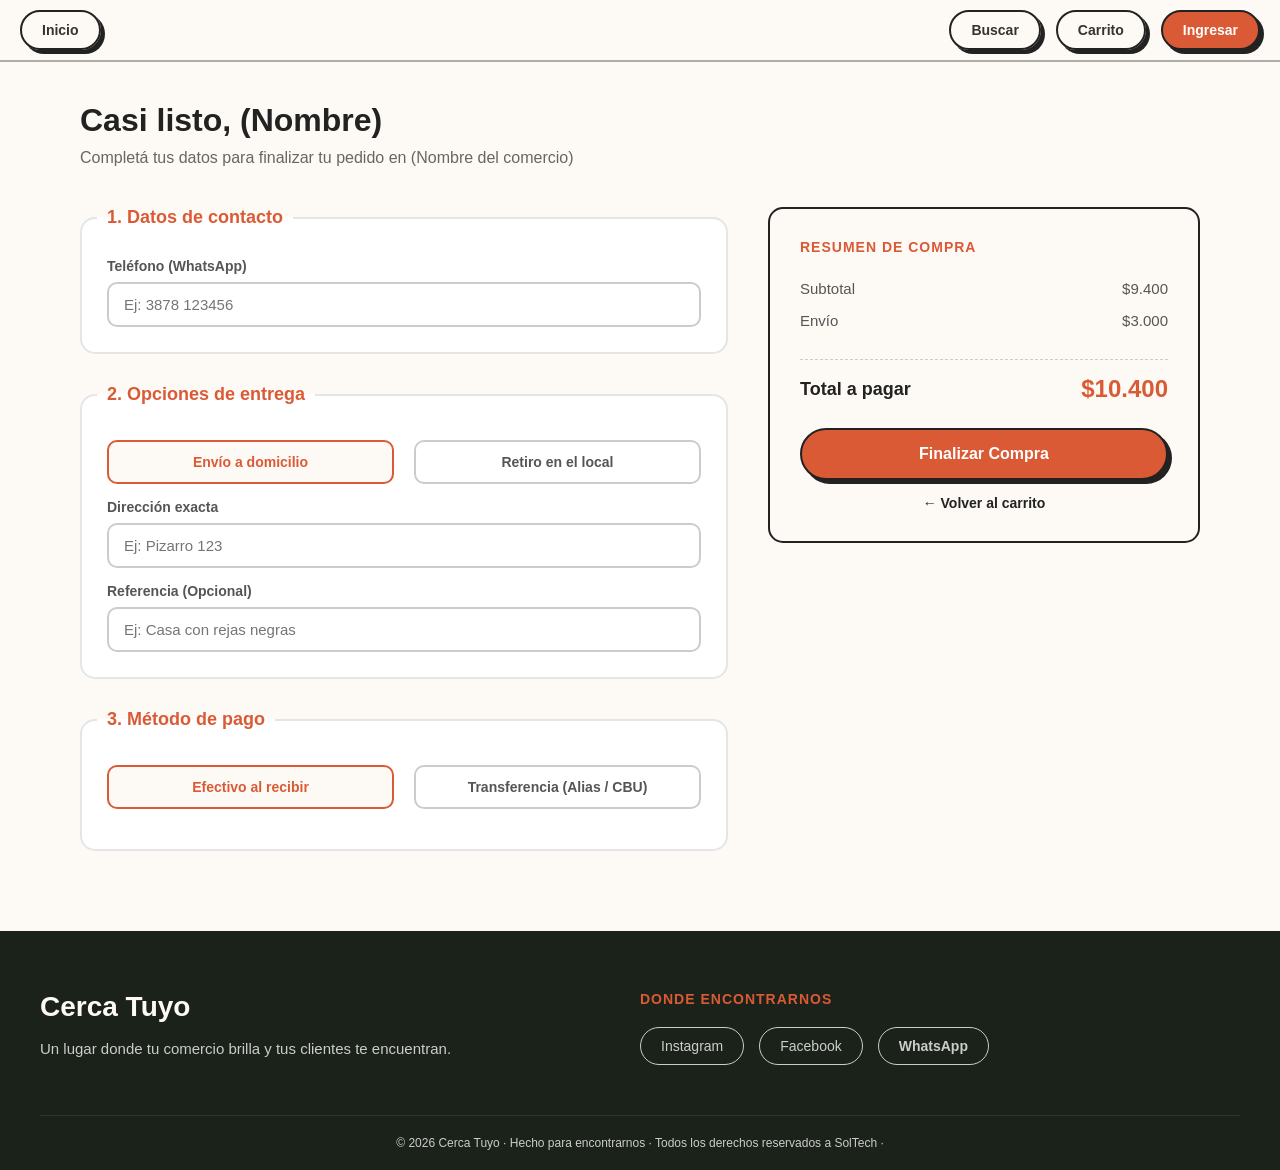
<file: confirmar-pago.html>
<!DOCTYPE html>
<html lang="es">
<head>
    <meta charset="UTF-8">
    <meta name="viewport" content="width=device-width, initial-scale=1.0">
    <title>Cerca Tuyo</title>
    <link rel="stylesheet" href="estilo.css">
</head>
<body>
    <header class="cabecera">
        <nav>
            <a href="index.html" class="boton-inicio">Inicio</a>
            <div class="menu">
                <a href="catalogo.html" class="boton-buscar">Buscar</a>
                <a href="carrito.html" class="boton-pedidos">Carrito</a>
                <a href="login.html" class="boton-ingreso">Ingresar</a>
            </div>
        </nav>
    </header>
<!-- ++++++++++++++++++++++++++++++++++++++++++++++++++++++++++++++++++++++++++++++++++ -->
    <section id="Confirmacion">
        <div class="encabezado">
            <h1>Casi listo, <strong>(Nombre)</strong></h1>
            <p>Completá tus datos para finalizar tu pedido en (Nombre del comercio)</p>
        </div>
        <form action="pagado.html" class="contenedor-columnas">
            <div class="columna-formulario">
                <fieldset class="grupo-datos">
                    <legend>1. Datos de contacto</legend>
                    <label for="telefono">Teléfono (WhatsApp)</label>
                    <input type="tel" id="telefono" placeholder="Ej: 3878 123456" required>
                </fieldset>
                <fieldset class="grupo-datos">
                    <legend>2. Opciones de entrega</legend>
                    <div class="opciones-radio">
                        <input type="radio" id="delivery" name="entrega" value="delivery" checked>
                        <label for="delivery">Envío a domicilio</label>
                        <input type="radio" id="retiro" name="entrega" value="retiro">
                        <label for="retiro">Retiro en el local</label>
                    </div>
                    <div class="datos-direccion">
                        <label for="direccion">Dirección exacta</label>
                        <input type="text" id="direccion" placeholder="Ej: Pizarro 123" required>
                        <label for="referencia">Referencia (Opcional)</label>
                        <input type="text" id="referencia" placeholder="Ej: Casa con rejas negras">
                    </div>
                </fieldset>
                <fieldset class="grupo-datos">
                    <legend>3. Método de pago</legend>
                    <div class="opciones-radio">
                        <input type="radio" id="efectivo" name="pago" value="efectivo" checked>
                        <label for="efectivo">Efectivo al recibir</label>
                        <input type="radio" id="transferencia" name="pago" value="transferencia">
                        <label for="transferencia">Transferencia (Alias / CBU)</label>
                    </div>
                </fieldset>
            </div>
            <aside class="columna-resumen">
                <em class="etiqueta-resumen">RESUMEN DE COMPRA</em>
                <div class="fila-resumen">
                    <span>Subtotal</span>
                    <span>$9.400</span>
                </div>
                <div class="fila-resumen">
                    <span>Envío</span>
                    <span>$3.000</span>
                </div>
                <hr>
                <div class="fila-total">
                    <strong>Total a pagar</strong>
                    <strong class="precio-destacado">$10.400</strong>
                </div>
                <button type="submit" class="boton-pagar">Finalizar Compra</button>
                <a href="carrito.html" class="enlace-secundario">← Volver al carrito</a>
            </aside>
        </form>
    </section>
<!-- ++++++++++++++++++++++++++++++++++++++++++++++++++++++++++++++++++++++++++++++++++ -->
    <footer id="Pie">
        <div class="pie-texto">
        <h4>Cerca Tuyo</h4>
        <p>Un lugar donde tu comercio brilla y tus clientes te encuentran.</p>
        </div>
        <div class="pie-redes">
            <h5>Donde encontrarnos</h5>
            <a href="https://www.instagram.com/" target="_blank" class="enlace-inst">Instagram</a>
            <a href="https://www.facebook.com/" target="_blank" class="enlace-fb">Facebook</a>
            <a href="https://web.whatsapp.com/" target="_blank" class="enlace-wpp">WhatsApp</a>
        </div>
        <p>© 2026 Cerca Tuyo · Hecho para encontrarnos · Todos los derechos reservados a SolTech · </p>
    </footer>
    <script src="funciones.js"></script>
</body>
</html>
</file>
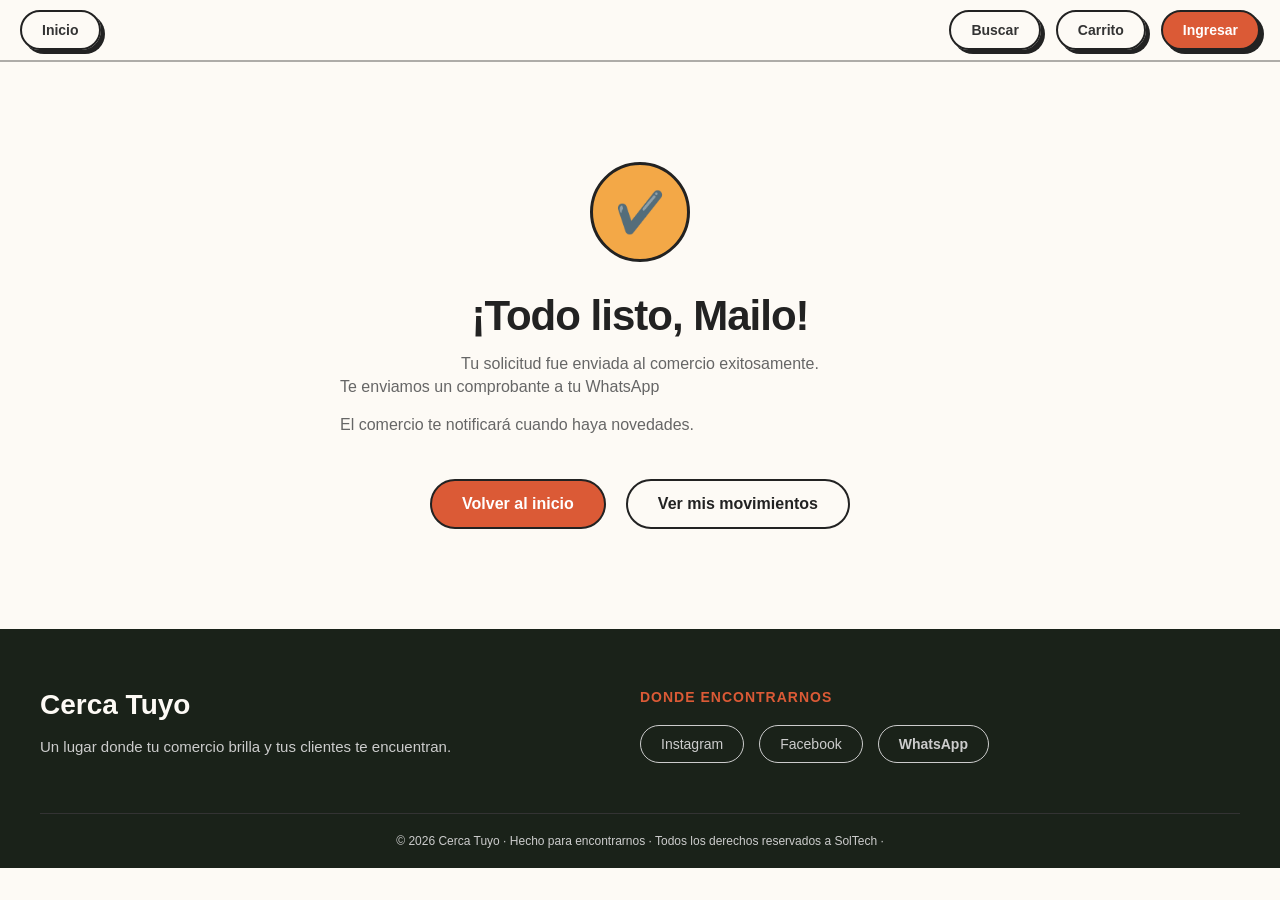
<file: pagado.html>
<!DOCTYPE html>
<html lang="es">
<head>
    <meta charset="UTF-8">
    <meta name="viewport" content="width=device-width, initial-scale=1.0">
    <title>Cerca Tuyo - ¡Operación Exitosa!</title>
    <link rel="stylesheet" href="estilo.css">
</head>
<body>
    <header class="cabecera">
        <nav>
            <a href="index.html" class="boton-inicio">Inicio</a>
            <div class="menu">
                <a href="catalogo.html" class="boton-buscar">Buscar</a>
                <a href="carrito.html" class="boton-pedidos">Carrito</a>
                <a href="login.html" class="boton-ingreso">Ingresar</a>
            </div>
        </nav>
    </header>
<!-- ++++++++++++++++++++++++++++++++++++++++++++++++++++++++++++++++++++++++++++++++++ -->
    <section id="Pagado">
        <div class="tarjeta-pagado">
            <!-- poner aqui un check verde grande con css o una imagen -->
            <div class="icono">✔️</div>
            <h1>¡Todo listo, <strong>Mailo</strong>!</h1>
            <p class="mensaje-confirmacion">Tu solicitud fue enviada al comercio exitosamente.</p>
            <div class="detalles">
                <p>Te enviamos un comprobante a tu WhatsApp</p>
                <p>El comercio te notificará cuando haya novedades.</p>
            </div>
            <div class="acciones-exito">
                <a href="perfil-consumidor.html" class="ir-perfil">Ver mis movimientos</a>
                <a href="index.html" class="ir-inicio">Volver al inicio</a>
            </div>
        </div>
    </section>
<!-- ++++++++++++++++++++++++++++++++++++++++++++++++++++++++++++++++++++++++++++++++++ -->
    <footer id="Pie">
        <div class="pie-texto">
        <h4>Cerca Tuyo</h4>
        <p>Un lugar donde tu comercio brilla y tus clientes te encuentran.</p>
        </div>
        <div class="pie-redes">
            <h5>Donde encontrarnos</h5>
            <a href="https://www.instagram.com/" target="_blank" class="enlace-inst">Instagram</a>
            <a href="https://www.facebook.com/" target="_blank" class="enlace-fb">Facebook</a>
            <a href="https://web.whatsapp.com/" target="_blank" class="enlace-wpp">WhatsApp</a>
        </div>
        <p>© 2026 Cerca Tuyo · Hecho para encontrarnos · Todos los derechos reservados a SolTech · </p>
    </footer>
    <script src="funciones.js"></script>
</body>
</html>
</file>
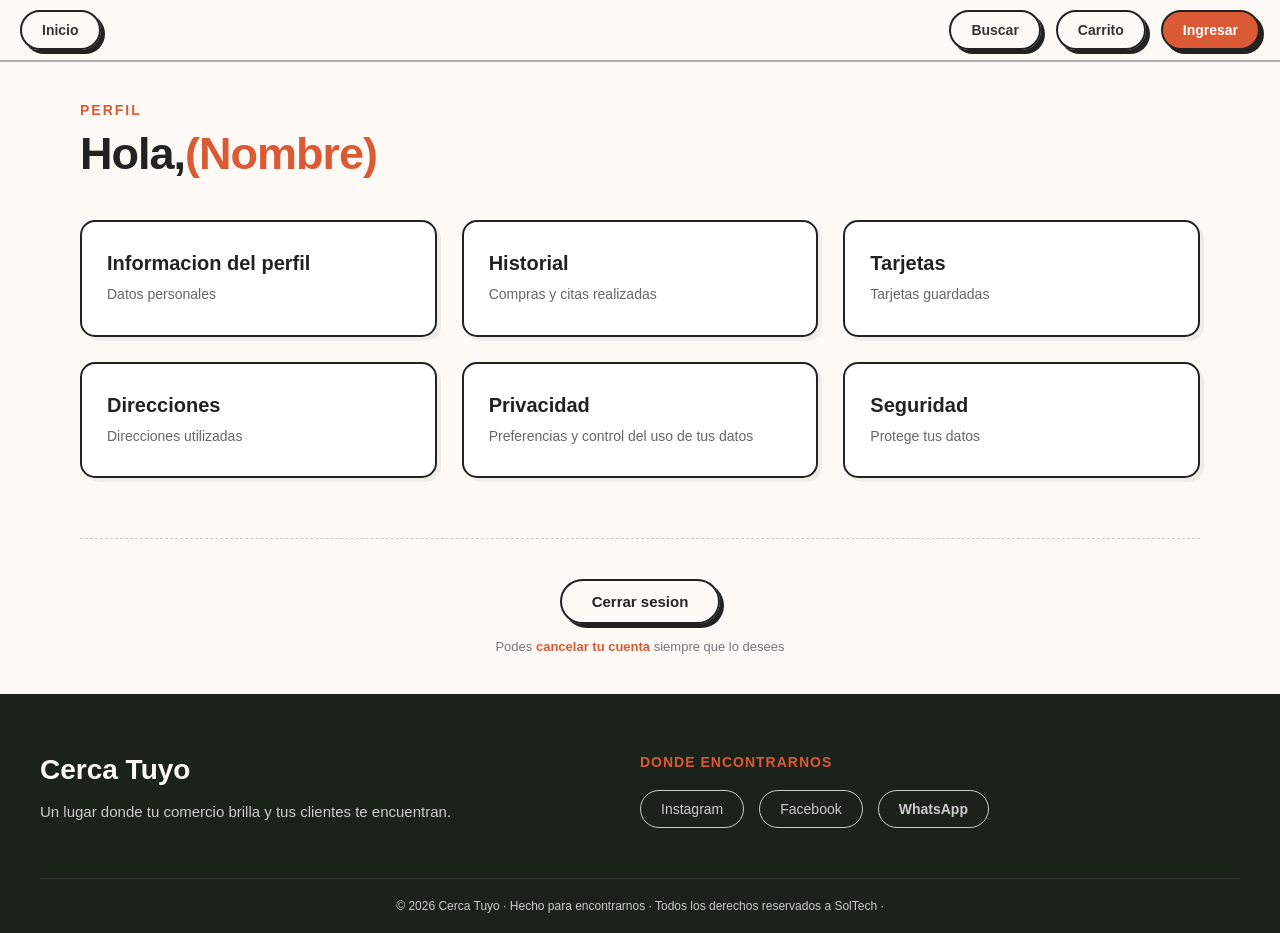
<file: perfil-consumidor.html>
<!DOCTYPE html>
<html lang="es">
<head>
    <meta charset="UTF-8">
    <meta name="viewport" content="width=device-width, initial-scale=1.0">
    <title>Cerca Tuyo</title>
    <link rel="stylesheet" href="estilo.css">
</head>
<body>
    <header class="cabecera">
        <nav>
            <a href="index.html" class="boton-inicio">Inicio</a>
            <div class="menu">
                <a href="catalogo.html" class="boton-buscar">Buscar</a>
                <a href="carrito.html" class="boton-pedidos">Carrito</a>
                <a href="login.html" class="boton-ingreso">Ingresar</a>
            </div>
        </nav>
    </header>
<!-- ++++++++++++++++++++++++++++++++++++++++++++++++++++++++++++++++++++++++++++++++++ -->
    <section id="panel-control">
        <em>Perfil</em>
        <h1>Hola,<strong>(Nombre)</strong></h1>
        <div class="botones-control">
            <a href="#" class="boton-accion">
                <h3>Informacion del perfil</h3>
                <p>Datos personales</p>
            </a>
            <a href="#" class="boton-accion">
                <h3>Historial</h3>
                <p>Compras y citas realizadas</p>
            </a>
            <a href="#" class="boton-accion">
                <h3>Tarjetas</h3>
                <p>Tarjetas guardadas</p>
            </a>
            <a href="#" class="boton-accion">
                <h3>Direcciones</h3>
                <p>Direcciones utilizadas</p>
            </a>
            <a href="#" class="boton-accion">
                <h3>Privacidad</h3>
                <p>Preferencias y control del uso de tus datos</p>
            </a>
            <a href="#" class="boton-accion">
                <h3>Seguridad</h3>
                <p>Protege tus datos</p>
            </a>
        </div>
        <div class="salir-eliminar">
            <button class="cerrar-sesion">Cerrar sesion</button>
            <p class="texto">Podes <a href="#">cancelar tu cuenta </a>siempre que lo desees</p>
        </div>
    </section>
<!-- ++++++++++++++++++++++++++++++++++++++++++++++++++++++++++++++++++++++++++++++++++ -->
    <footer id="Pie">
        <div class="pie-texto">
        <h4>Cerca Tuyo</h4>
        <p>Un lugar donde tu comercio brilla y tus clientes te encuentran.</p>
        </div>
        <div class="pie-redes">
            <h5>Donde encontrarnos</h5>
            <a href="https://www.instagram.com/" target="_blank" class="enlace-inst">Instagram</a>
            <a href="https://www.facebook.com/" target="_blank" class="enlace-fb">Facebook</a>
            <a href="https://web.whatsapp.com/" target="_blank" class="enlace-wpp">WhatsApp</a>
        </div>
        <p>© 2026 Cerca Tuyo · Hecho para encontrarnos · Todos los derechos reservados a SolTech · </p>
    </footer>
    <script src="funciones.js"></script>
</body>
</html>
</file>
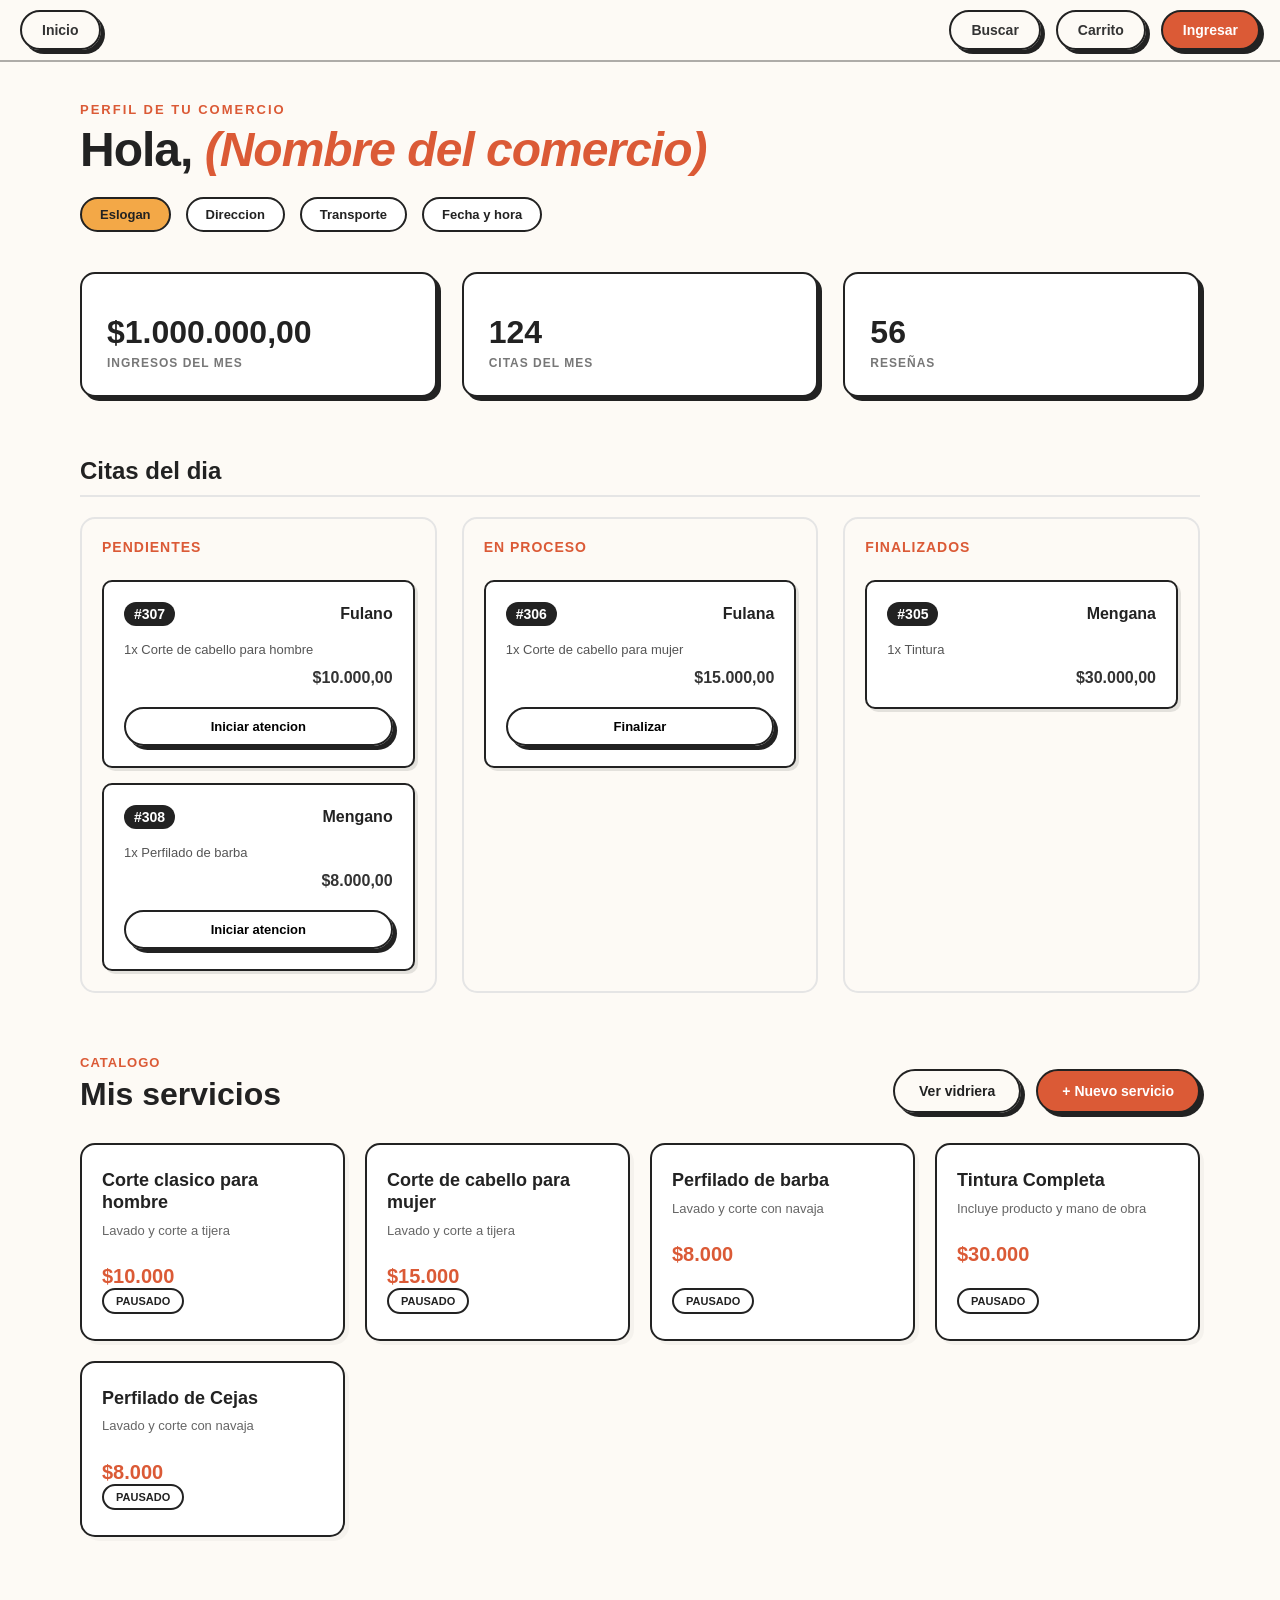
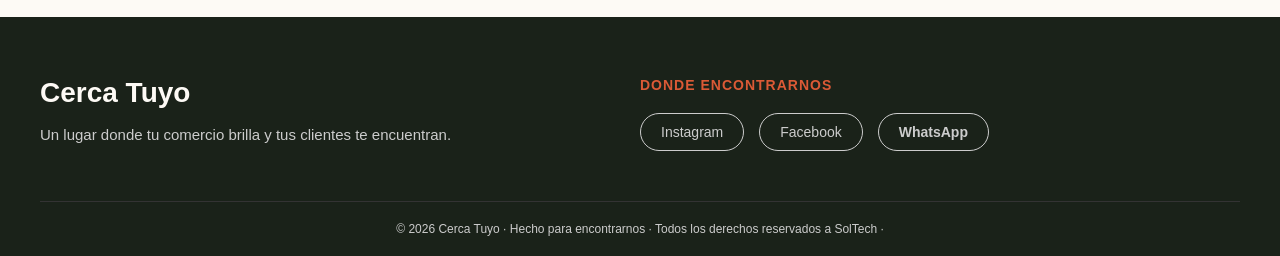
<file: perfil-servicio.html>
<!DOCTYPE html>
<html lang="es">
<head>
    <meta charset="UTF-8">
    <meta name="viewport" content="width=device-width, initial-scale=1.0">
    <title>Cerca Tuyo</title>
    <link rel="stylesheet" href="estilo.css">
</head>
<body>
    <header class="cabecera">
        <nav>
            <a href="index.html" class="boton-inicio">Inicio</a>
            <div class="menu">
                <a href="catalogo.html" class="boton-buscar">Buscar</a>
                <a href="carrito.html" class="boton-pedidos">Carrito</a>
                <a href="login.html" class="boton-ingreso">Ingresar</a>
            </div>
        </nav>
    </header>
<!-- ++++++++++++++++++++++++++++++++++++++++++++++++++++++++++++++++++++++++++++++++++ -->
    <section id="panel-control">
        <div class="inicio">
            <em>Perfil de tu comercio</em>
            <h1>Hola, <strong>(Nombre del comercio)</strong></h1>
            <div class="detalles">
                <span class="editable">Eslogan</span>
                <span class="editable">Direccion</span>
                <span class="editable">Transporte</span>
                <span class="editable">Fecha y hora</span>
            </div>
        </div>
        <div class="estadisticas">
            <article class="grafico">
                <h3>$1.000.000,00</h3>
                <p>Ingresos del mes</p>
            </article>
            <article class="grafico">
                <h3>124</h3>
                <p>Citas del mes</p>
            </article>
            <article class="grafico">
                <h3>56</h3>
                <p>Reseñas</p>
            </article>
        </div>
    </section>
<!-- ++++++++++++++++++++++++++++++++++++++++++++++++++++++++++++++++++++++++++++++++++ -->
    <section id="lista-trabajos">
        <div class="titulo-citas">
            <h2>Citas del dia</h2>
        </div>
        <div class="tablero-citas">
            <div class="trabajos">
                <em class="titulo">Pendientes</em>
                <article class="tarjeta-cita">
                    <div class="datos-cita">
                        <strong>#307</strong>
                        <h4>Fulano</h4>
                    </div>
                    <span class="tipo-servicio"> 1x Corte de cabello para hombre</span>
                    <strong class="precio">$10.000,00</strong>
                    <button class="accionar">Iniciar atencion</button>
                </article>
                <article class="tarjeta-cita">
                    <div class="datos-cita">
                        <strong>#308</strong>
                        <h4>Mengano</h4>
                    </div>
                    <span class="tipo-servicio"> 1x Perfilado de barba</span>
                    <strong class="precio">$8.000,00</strong>
                    <button class="accionar">Iniciar atencion</button>
                </article>
            </div>
            <div class="trabajos">
                <em class="titulo">En Proceso</em>
                <article class="tarjeta-cita">
                    <div class="datos-cita">
                        <strong>#306</strong>
                        <h4>Fulana</h4>
                    </div>
                    <span class="tipo-servicio"> 1x Corte de cabello para mujer</span>
                    <strong class="precio">$15.000,00</strong>
                    <button class="accionar">Finalizar</button>
                </article>
            </div>
            <div class="trabajos">
                <em class="titulo">Finalizados</em>
                <article class="tarjeta-cita">
                    <div class="datos-cita">
                        <strong>#305</strong>
                        <h4>Mengana</h4>
                    </div>
                    <span class="tipo-servicio"> 1x Tintura</span>
                    <strong class="precio">$30.000,00</strong>
                </article>
            </div>
        </div>
    </section>
<!-- ++++++++++++++++++++++++++++++++++++++++++++++++++++++++++++++++++++++++++++++++++ -->
    <section id="catalogo">
        <div class="gestion">
            <div>
                <em>Catalogo</em>
                <h2>Mis servicios</h2>
            </div>
            <div class="acciones">
                <a href="vidriera-c-servicio.html" class="ver-vidriera">Ver vidriera</a>
                <button class="agregar">+ Nuevo servicio</button>
            </div>
        </div>
        <div class="tipos-servicios">
            <article class="fila-servicio">
                <span class="servicio">Corte clasico para hombre</span>
                <span class="descripcion">Lavado y corte a tijera</span>
                <strong class="costo">$10.000</strong>
                <div class="estado">
                    <input type="checkbox" id="serv1">
                    <label for="serv1">Disponible</label>
                </div>
            </article>
            <article class="fila-servicio">
                <span class="servicio">Corte de cabello para mujer</span>
                <span class="descripcion">Lavado y corte a tijera</span>
                <strong class="costo">$15.000</strong>
                <div class="estado">
                    <input type="checkbox" id="serv2">
                    <label for="serv2">Disponible</label>
                </div>
            </article>
            <article class="fila-servicio">
                <span class="servicio">Perfilado de barba</span>
                <span class="descripcion">Lavado y corte con navaja</span>
                <strong class="costo">$8.000</strong>
                <div class="estado">
                    <input type="checkbox" id="serv3">
                    <label for="serv3">Disponible</label>
                </div>
            </article>
            <article class="fila-servicio">
                <span class="servicio">Tintura Completa</span>
                <span class="descripcion">Incluye producto y mano de obra</span>
                <strong class="costo">$30.000</strong>
                <div class="estado">
                    <input type="checkbox" id="serv4">
                    <label for="serv4">Disponible</label>
                </div>
            </article>
            <article class="fila-servicio">
                <span class="servicio">Perfilado de Cejas</span>
                <span class="descripcion">Lavado y corte con navaja</span>
                <strong class="costo">$8.000</strong>
                <div class="estado">
                    <input type="checkbox" id="serv5">
                    <label for="serv5">Disponible</label>
                </div>
            </article>
        </div>
    </section>
<!-- ++++++++++++++++++++++++++++++++++++++++++++++++++++++++++++++++++++++++++++++++++ -->
    <footer id="Pie">
        <div class="pie-texto">
        <h4>Cerca Tuyo</h4>
        <p>Un lugar donde tu comercio brilla y tus clientes te encuentran.</p>
        </div>
        <div class="pie-redes">
            <h5>Donde encontrarnos</h5>
            <a href="https://www.instagram.com/" target="_blank" class="enlace-inst">Instagram</a>
            <a href="https://www.facebook.com/" target="_blank" class="enlace-fb">Facebook</a>
            <a href="https://web.whatsapp.com/" target="_blank" class="enlace-wpp">WhatsApp</a>
        </div>
        <p>© 2026 Cerca Tuyo · Hecho para encontrarnos · Todos los derechos reservados a SolTech · </p>
    </footer>
    <script src="funciones.js"></script>
</body>
</html>
</file>
<file: estilo.css>
* {
    margin: 0;
    padding: 0;
    box-sizing: border-box;
    font-family: 'Segoe UI', Tahoma, Geneva, Verdana, sans-serif;
}
body {
    background-color: #fdfaf5;
    color: #333333;
}
header {
    background-color: #fdfaf5;
    padding: 10px 20px;
    border-bottom: 2px solid #00000050;
}
header nav {
    display: flex;
    justify-content: space-between;
    align-items: center;
    gap: 15px;
}
header nav a{
    display: flex;
    align-items: center;
    gap: 8px;
    text-decoration: none;
    color: #333;
    font-size: 14px;
    padding: 10px 20px;
    border-radius: 30px;
    border: 1px solid transparent;
    transition: all 0.3s ease;
}
header nav a:hover{
   background-color: #bf4d2a;
    border: 1px solid #333; 
}
header nav div {
    display: flex;
    justify-content: flex-end;
    align-items: center;
    gap: 15px;
}

header nav div a {
    display: flex;
    align-items: center;
    gap: 8px;
    text-decoration: none;
    color: #333;
    font-size: 14px;
    padding: 10px 20px;
    border-radius: 30px;
    border: 1px solid transparent;
    transition: all 0.3 ease;
}
header nav div a:hover{
    background-color: #f0ebe1;
    border: 1px solid #333;
}
.boton-ingreso {
    background-color: #db5a36; 
    color: white !important; 
    border: 1px solid #db5a36 !important;
}
.boton-ingreso:hover {
    background-color: #bf4d2a;
    border: 1px solid transparent !important;
}
#Inicio {
    display: flex; 
    justify-content: space-between; 
    align-items: center; 
    padding: 60px 40px; 
    max-width: 1200px; 
    margin: 0 auto; 
}
#Inicio .texto {
    width: 50%; 
}
#Inicio .texto h1 {
    font-size: 55px; 
    color: #222222;
    line-height: 1.1; 
    margin-bottom: 15px;
}
#Inicio .texto h1 em {
    color: #db5a36; 
    font-style: normal;
}
#Inicio .texto h2 {
    font-size: 24px;
    font-weight: 400;
    color: #555555; 
    margin-bottom: 20px;
}
#Inicio .texto p {
    font-size: 16px;
    margin-bottom: 30px;
}
#Inicio .texto a {
    display: inline-block;
    padding: 12px 25px;
    border-radius: 30px;
    text-decoration: none;
    font-weight: bold;
    margin-right: 15px;
}
#Inicio .Imagenes {
    width: 45%; 
    display: flex;
    flex-direction: column; 
    gap: 20px;
}
#Banner {
    background-color: #2a3424; 
    color: #fdfaf5; 
    padding: 20px 0;
    text-align: center;
}
#Banner h2 {
    font-size: 14px;
    letter-spacing: 3px; 
    font-weight: 600;
}
#Banner hr {
    display: none; 
}
#Catalogo {
    display: flex;
    justify-content: space-between; 
    align-items: flex-end; 
    max-width: 1200px;
    margin: 60px auto 20px auto;
    padding: 0 40px;
}
#Catalogo em {
    color: #db5a36; 
    font-style: normal;
    font-weight: bold;
    font-size: 13px;
    letter-spacing: 1px;
    text-transform: uppercase;
}
#Catalogo h3 {
    font-size: 32px;
    color: #222222;
    margin-top: 5px;
}
.boton-catalogo {
    padding: 10px 24px;
    border: 1px solid #222222;
    border-radius: 30px;
    color: #222222;
    font-weight: 600;
    font-size: 14px;
    transition: all 0.3s ease;
}
.boton-catalogo:hover {
    background-color: #e5e5e5;
}
#Categoria {
    display: flex;
    gap: 20px; 
    max-width: 1200px;
    margin: 0 auto 60px auto; 
    padding: 0 40px;
    overflow-x: auto; 
    padding-bottom: 20px; 
}
.tarjeta-comercio a {
    display: flex;
    flex-direction: column; 
    align-items: center;
    justify-content: center;
    width: 140px;
    height: 140px;
    border: 1.5px solid #222222; 
    border-radius: 20px; 
    color: #222222;
    transition: transform 0.3s ease, background-color 0.3s ease; 
}
.tarjeta-comercio img {
    width: 40px;
    height: 40px;
    margin-bottom: 15px;
}
.tarjeta-comercio span {
    font-weight: 600;
    font-size: 13px;
    text-transform: uppercase; 
}
.tarjeta-comercio a:hover {
    transform: translateY(-5px); 
    background-color: #ffffff; 
}
#Favoritos {
    max-width: 1200px;
    margin: 0 auto 80px auto;
    padding: 0 40px;
    display: flex;
    flex-wrap: wrap; 
    justify-content: space-between; 
}
#Favoritos > h3 {
    width: 100%; 
    font-size: 32px;
    color: #222222;
    margin-bottom: 30px;
}
.tarjeta-comercio-catalogo {
    width: 23%; 
    background-color: #ffffff;
    border: 2px solid #222222; 
    border-radius: 20px;
    overflow: hidden; 
    transition: transform 0.3s ease, box-shadow 0.3s ease;
    display: flex;
    flex-direction: column;
}
.tarjeta-comercio-catalogo:hover {
    transform: translateY(-8px); 
    box-shadow: 0 12px 24px rgba(0, 0, 0, 0.1);
}
.tarjeta-imagen {
    position: relative;
    width: 100%;
    height: 180px;
    background-color: #f0ebe1; 
    border-bottom: 2px solid #222222; 
}
.tarjeta-imagen img {
    width: 100%;
    height: 100%;
    object-fit: cover;
}
.etiquetas-flotantes {
    position: absolute; 
    top: 15px; 
    left: 15px; 
    display: flex;
    gap: 8px;
}
.cartel-top, .cartel-tipo {
    padding: 5px 12px;
    font-size: 11px;
    font-weight: bold;
    border-radius: 20px;
    border: 1.5px solid #222222;
}
.cartel-top {
    background-color: #ffc107; 
    color: #222222;
}
.cartel-tipo {
    background-color: #ffffff;
    color: #222222;
}
.tarjeta-info {
    padding: 20px;
    display: flex;
    flex-direction: column;
    gap: 10px; 
}
.info-comercio {
    display: flex;
    justify-content: space-between;
    align-items: center;
}
.info-comercio h3 {
    font-size: 18px;
    margin: 0;
}
.calificacion {
    font-size: 13px;
    font-weight: bold;
    border: 1.5px solid #222222;
    padding: 4px 8px;
    border-radius: 12px;
}
/*
.calificacion::before {
    content: "⭐ "; 
}
*/
.eslogan {
    font-size: 14px;
    color: #555555;
    font-style: italic;
    margin-bottom: 10px;
}
.info-detalles {
    display: flex;
    gap: 12px;
    font-size: 12px;
    color: #777777;
    border-top: 1px solid #e5e5e5;
    padding-top: 15px;
}
#Descripcion {
    background-color: #1e261d; 
    padding: 80px 40px; 
    display: flex;
    justify-content: space-between;
    align-items: center; 
    gap: 40px; 
}
.descripcion-izquierda {
    width: 45%;
    color: #fdfaf5; 
}
.tarjeta-presentacion em {
    color: #db5a36; 
    font-style: normal;
    font-weight: bold;
    font-size: 14px;
    letter-spacing: 2px;
    text-transform: uppercase;
}
.tarjeta-presentacion h3 {
    font-size: 45px;
    color: #f3a847; 
    line-height: 1.1;
    margin: 15px 0;
}
.tarjeta-presentacion p {
    font-size: 18px;
    color: #cccccc; 
    margin-bottom: 30px;
    line-height: 1.5;
}
.descripcion-izquierda .boton-ingreso {
    display: inline-block;
    padding: 12px 28px;
    font-size: 16px;
    border-radius: 30px;
}
.descripcion-derecha {
    width: 50%;
    display: grid; 
    grid-template-columns: repeat(2, 1fr); 
    gap: 20px;
}
.tarjeta-descripcion {
    background-color: #fdfaf5; 
    padding: 30px 25px;
    border-radius: 15px; 
    color: #222222;
    transition: transform 0.3s ease;
}
.tarjeta-descripcion:hover {
    transform: translateY(-5px);
}
.tarjeta-descripcion img {
    width: 32px;
    height: 32px;
    margin-bottom: 15px;
}
.tarjeta-descripcion h6 {
    font-size: 16px;
    font-weight: bold;
    margin-bottom: 10px;
}
.tarjeta-descripcion p {
    font-size: 13px;
    color: #666666;
    line-height: 1.4;
}
#UltimoMensaje {
    text-align: center; 
    padding: 120px 20px; 
    background-color: #fdfaf5;
}
#UltimoMensaje em:first-of-type {
    color: #db5a36; 
    font-style: normal;
    font-weight: bold;
    font-size: 14px;
    letter-spacing: 2px;
    text-transform: uppercase;
}
#UltimoMensaje h2 {
    font-size: 65px;
    color: #222222;
    margin: 10px 0;
    letter-spacing: -1px; 
}
#UltimoMensaje em:last-of-type {
    font-size: 65px;
    color: #db5a36;
    font-style: italic; 
}
#Pie {
    background-color: #1a2219; 
    color: #cccccc; 
    padding: 60px 40px 20px 40px;
    display: flex;
    flex-wrap: wrap; 
    justify-content: space-between;
}
.pie-texto {
    width: 40%; 
    margin-bottom: 30px;
}
.pie-texto h4 {
    font-size: 28px;
    color: #fdfaf5;
    margin-bottom: 15px;
}
.pie-texto p {
    font-size: 15px;
    line-height: 1.5;
}
.pie-redes {
    width: 50%; 
    display: flex;
    flex-wrap: wrap; 
    gap: 15px;
    margin-bottom: 30px;
    align-content: flex-start; 
}
.pie-redes h5 {
    width: 100%; 
    color: #db5a36;
    font-size: 14px;
    letter-spacing: 1px;
    text-transform: uppercase;
    margin-bottom: 5px; 
}
.pie-redes a {
    color: #cccccc;
    display: inline-flex;
    align-items: center;
    gap: 10px;
    font-size: 14px;
    padding: 10px 20px; 
    border-radius: 30px; 
    border: 1px solid #cccccc; 
    text-decoration: none;
    transition: all 0.3s ease;
    width: fit-content; 
}
.pie-redes a:hover {
    background-color: #fdfaf5; 
    color: #1a2219; 
    border-color: #fdfaf5;
}
#Pie > p {
    width: 100%; 
    text-align: center;
    font-size: 12px;
    border-top: 1px solid #333333; 
    padding-top: 20px;
    margin-top: 20px;
}
/* =========================================
   CATÁLOGO - CABECERA Y BUSCADOR
   ========================================= */
#Cabecera-Catalogo {
    display: flex;
    justify-content: space-between;
    align-items: center;
    max-width: 1200px;
    margin: 40px auto 20px auto;
    padding: 0 40px;
}

#Cabecera-Catalogo .texto p {
    color: #db5a36; /* Texto naranja pequeño "EXPLORAR" */
    font-size: 13px;
    font-weight: bold;
    letter-spacing: 2px;
    text-transform: uppercase;
    margin-bottom: 5px;
}

#Cabecera-Catalogo .texto h1 {
    font-size: 38px;
    color: #222222;
}

#Cabecera-Catalogo .texto em {
    color: #db5a36;
    font-style: italic; /* Cursiva naranja según el diseño */
}

/* El input del buscador */
.barra-buscador input {
    width: 350px;
    padding: 15px 25px;
    border-radius: 30px;
    border: 1px solid #222222;
    font-size: 15px;
    outline: none; /* Quita el borde azul molesto al hacer clic */
    font-family: inherit;
}

/* =========================================
   CATÁLOGO - FILTROS Y CATEGORÍAS
   ========================================= */
#botones-filtrado, #botones-especificos {
    max-width: 1200px;
    margin: 0 auto 20px auto;
    padding: 0 40px;
    display: flex;
    gap: 12px;
    flex-wrap: wrap; /* Si hay muchas categorías, bajan automáticamente de renglón */
}

/* Estilo base para todos los botones de filtro */
.boton-filtrado, .boton-categoria {
    padding: 8px 20px;
    border-radius: 30px;
    border: 1px solid #222222;
    background-color: transparent;
    color: #222222;
    font-weight: 600;
    font-size: 12px;
    cursor: pointer;
    transition: all 0.3s ease;
}

.boton-filtrado:hover, .boton-categoria:hover {
    background-color: #e5e5e5;
}

/* Estados Activos (El botón que está seleccionado) */
.boton-filtrado.activo {
    background-color: #db5a36; /* Naranja para TODOS/PRODUCTOS/SERVICIOS */
    color: white;
    border-color: #db5a36;
}

.boton-categoria.activo {
    background-color: #222222; /* Negro para las categorías de rubro */
    color: white;
}

/* =========================================
   CATÁLOGO - GRILLA DE 3 COLUMNAS
   ========================================= */
#comercios-disponibles {
    max-width: 1200px;
    margin: 40px auto 80px auto;
    padding: 0 40px;
    display: grid; /* Usamos Grid para estructurar filas y columnas precisas */
    grid-template-columns: repeat(3, 1fr); /* 3 columnas exactamente iguales */
    gap: 30px; /* Mucho aire entre las tarjetas */
}

/* Truco clave: Sobreescribimos el ancho de las tarjetas solo en esta sección */
/* En index.html medían 23%, aquí le decimos que ocupen el 100% de su celda en la grilla */
#comercios-disponibles .tarjeta-comercio-catalogo {
    width: 100%; 
}
/* =========================================
   VIDRIERA PRODUCTOS - PORTADA (HERO BANNER)
   ========================================= */
#Portada-Comercio {
    position: relative;
    height: 380px; /* Altura del banner */
    display: flex;
    justify-content: space-between;
    align-items: flex-end; /* Empuja el texto hacia abajo */
    padding: 40px;
    color: #fdfaf5; /* Texto claro */
    overflow: hidden;
    margin-bottom: 40px;
}

/* La imagen actúa como fondo absoluto */
#Portada-Comercio img {
    position: absolute;
    top: 0; 
    left: 0;
    width: 100%; 
    height: 100%;
    object-fit: cover;
    z-index: -2;
}

/* Filtro oscuro para que el texto blanco se lea perfecto sobre la foto */
#Portada-Comercio::before {
    content: "";
    position: absolute;
    top: 0; 
    left: 0;
    width: 100%; 
    height: 100%;
    background: linear-gradient(to top, rgba(0,0,0,0.85) 0%, rgba(0,0,0,0.2) 100%);
    z-index: -1;
}

/* --- Textos de la Portada --- */
.boton-volver {
    display: inline-block;
    background-color: #fdfaf5;
    color: #222222;
    padding: 6px 16px;
    border-radius: 20px;
    font-size: 13px;
    font-weight: bold;
    margin-bottom: 20px;
}

.etiqueta-categoria {
    color: #db5a36;
    font-weight: bold;
    font-size: 12px;
    letter-spacing: 2px;
    margin-bottom: 5px;
}

.nombre-comercio {
    font-size: 48px;
    margin-bottom: 5px;
    line-height: 1;
}

.eslogan {
    font-size: 16px;
    font-style: italic;
    color: #cccccc;
}

.detalle-derecho {
    display: flex;
    gap: 15px;
    align-items: center;
}

.puntaje, .delivery {
    background-color: #fdfaf5;
    color: #222222;
    padding: 8px 16px;
    border-radius: 20px;
    font-size: 14px;
    font-weight: bold;
}

.enlace-wpp {
    color: #fdfaf5;
    text-decoration: underline;
    font-weight: bold;
}

/* =========================================
   VIDRIERA PRODUCTOS - CATÁLOGO DE TARJETAS
   ========================================= */
#Catalogo .productos {
    max-width: 1200px;
    margin: 0 auto 60px auto;
    padding: 0 40px;
    display: grid;
    grid-template-columns: repeat(3, 1fr);
    gap: 30px;
}

.tarjeta-info {
    background-color: #fdfaf5;
    border: 2px solid #222222;
    border-radius: 20px;
    overflow: hidden;
    display: flex;
    flex-direction: column;
}

.info-producto {
    height: 220px;
    border-bottom: 2px solid #222222;
}

.info-producto img {
    width: 100%;
    height: 100%;
    object-fit: cover;
}

.info-detalles {
    padding: 20px;
    display: flex;
    flex-direction: column;
    flex-grow: 1; /* Empuja el botón siempre hacia abajo */
}

.info-detalles .nombre {
    font-size: 18px;
    color: #222222;
    margin-bottom: 8px;
}

/* Descripción del producto */
.info-detalles > span {
    font-size: 14px;
    color: #666666;
    line-height: 1.4;
    margin-bottom: auto; /* Empuja lo demás hacia abajo */
}

/* --- Fila del Precio y Controles --- */
.fila-precio {
    display: flex;
    justify-content: space-between;
    align-items: center;
    margin: 20px 0;
}

.precio-destacado {
    font-size: 24px;
    font-weight: bold;
    color: #db5a36; /* Naranja Cerca Tuyo */
}

.masmenos {
    display: flex;
    align-items: center;
    gap: 15px;
    border: 1px solid #cccccc;
    padding: 5px 15px;
    border-radius: 30px;
}

.masmenos button {
    background: transparent;
    border: none;
    font-size: 20px;
    font-weight: bold;
    cursor: pointer;
    color: #222222;
}

.comprar {
    width: 100%;
    background-color: #db5a36;
    color: #ffffff;
    border: 2px solid #db5a36;
    padding: 12px;
    border-radius: 30px;
    font-size: 16px;
    font-weight: bold;
    cursor: pointer;
    transition: all 0.3s ease;
}

.comprar:hover {
    background-color: #bf4d2a;
    border-color: #222222;
}

/* =========================================
   SISTEMA DE CALIFICACIÓN Y RESEÑAS
   ========================================= */
#Calificacion {
    max-width: 800px;
    margin: 0 auto 80px auto;
    padding: 40px;
    background-color: #1a2219; /* Fondo oscuro */
    border-radius: 20px;
    color: #fdfaf5;
}

#Calificacion label {
    font-weight: bold;
    font-size: 18px;
    margin-bottom: 10px;
    display: block;
}

/* Truco CSS para las estrellas usando Flex-Reverse */
.estrellas-radio {
    display: flex;
    flex-direction: row-reverse; /* Invierte el orden visualmente */
    justify-content: flex-end;
    gap: 5px;
    margin-bottom: 20px;
}

.estrellas-radio input {
    display: none; /* Oculta el circulito del radio button */
}

.estrellas-radio label {
    font-size: 35px;
    color: #555555;
    cursor: pointer;
    transition: color 0.2s ease;
    margin: 0; /* Quita el margen del label general */
}

/* Cuando pasas el mouse por una, ilumina esa y todas las anteriores */
.estrellas-radio label:hover,
.estrellas-radio label:hover ~ label,
.estrellas-radio input:checked ~ label {
    color: #f3a847; /* Amarillo/Dorado */
}

#comentario {
    width: 100%;
    padding: 15px;
    border-radius: 10px;
    border: none;
    font-family: inherit;
    font-size: 15px;
    margin-bottom: 20px;
    resize: vertical;
}

.boton-enviar .enviar {
    background-color: #db5a36;
    color: white;
    padding: 12px 30px;
    border: none;
    border-radius: 30px;
    font-weight: bold;
    font-size: 16px;
    cursor: pointer;
}
/* =========================================
   ENLACES DE LAS TARJETAS DEL CATÁLOGO
   ========================================= */
.enlace-tarjeta-comercio {
    text-decoration: none; /* Quita el subrayado molesto */
    color: inherit; /* Hereda el color negro que ya le dimos, evita que se ponga azul */
    display: flex;
    flex-direction: column;
    height: 100%; /* Obliga al enlace a ocupar toda la altura de la tarjeta */
}
/* =========================================
   VIDRIERA SERVICIOS - FORMULARIO DE RESERVAS (3 COLUMNAS)
   ========================================= */
.formulario-turnos {
    max-width: 1200px; /* Ampliamos la caja para que entren las 3 columnas */
    margin: 0 auto 60px auto;
    padding: 0 40px;
    display: grid; /* Activamos la grilla bidimensional */
    grid-template-columns: 1fr 1fr 320px; /* Dos columnas iguales y la tercera de 320px */
    gap: 30px;
    align-items: start; /* Evita que las columnas se estiren hacia abajo */
}

/* Ubicamos el Paso 1 en la Columna 1 */
.orden:nth-of-type(1) {
    grid-column: 1;
    grid-row: 1 / 3; /* Le decimos que ocupe 2 filas hacia abajo para hacer espacio */
}

/* Ubicamos el Paso 2 en la Columna 2 */
.orden:nth-of-type(2) {
    grid-column: 2;
    grid-row: 1 / 3;
}

/* Ubicamos el Paso 3 en la Columna 3 */
.orden:nth-of-type(3) {
    grid-column: 3;
    grid-row: 1; /* Se queda solo en la primera fila */
    margin-bottom: 20px;
}

.orden {
    border: none;
    padding: 0;
}

/* Títulos de cada paso (1, 2 y 3) */
.orden legend {
    font-size: 16px; /* Achicamos un poco el título para que encaje en las columnas */
    letter-spacing: 1px;
    text-transform: uppercase;
    font-weight: bold;
    color: #db5a36; /* Los ponemos naranja como en tu diseño */
    margin-bottom: 20px;
    width: 100%;
    border-bottom: 2px solid #e5e5e5;
    padding-bottom: 10px;
}

/* --- Tarjetas Seleccionables (Servicios y Traslado) --- */
.opciones-servicio, .opcion-traslado {
    display: flex;
    flex-direction: column;
    gap: 15px;
}

.opcion-radio {
    display: flex;
    justify-content: space-between;
    align-items: center;
    padding: 20px;
    border: 2px solid #cccccc;
    border-radius: 15px;
    cursor: pointer; 
    transition: all 0.3s ease;
    background-color: #ffffff;
}

.opcion-radio input[type="radio"] {
    display: none;
}

.detalles-opcion {
    display: flex;
    flex-direction: column;
    gap: 5px;
}

.detalles-opcion strong {
    font-size: 16px;
    color: #222222;
}

.detalles-opcion span {
    font-size: 13px;
    color: #666666;
}

.precio-opcion {
    font-size: 18px;
    font-weight: bold;
    color: #db5a36;
}

.opcion-radio:has(input[type="radio"]:checked) {
    border-color: #db5a36;
    background-color: #f3a847; /* Se pinta amarillo/naranja fuerte como en el mockup */
}

/* Forzamos a que el texto cambie a oscuro si la tarjeta está seleccionada */
.opcion-radio:has(input[type="radio"]:checked) .detalles-opcion strong,
.opcion-radio:has(input[type="radio"]:checked) .detalles-opcion span,
.opcion-radio:has(input[type="radio"]:checked) .precio-opcion {
    color: #222222; 
}

/* --- Selector de Fecha y Hora (Paso 2) --- */
.fecha {
    margin-bottom: 25px;
    display: flex;
    flex-direction: column;
    gap: 10px;
}

.fecha label {
    font-weight: bold;
    color: #555555;
    font-size: 14px;
}

.fecha input[type="date"] {
    padding: 15px;
    border: 2px solid #222222;
    border-radius: 15px;
    font-family: inherit;
    font-size: 15px;
    color: #222222;
    width: 100%;
    outline: none;
}

.hora {
    display: grid;
    grid-template-columns: repeat(2, 1fr); /* 2 botones por fila */
    gap: 15px;
}

.boton-hora {
    text-align: center;
    padding: 12px;
    border: 2px solid #222222;
    border-radius: 10px;
    cursor: pointer;
    font-weight: bold;
    color: #222222;
    transition: all 0.2s ease;
}

.boton-hora input[type="radio"] {
    display: none;
}

.boton-hora:has(input[type="radio"]:checked) {
    background-color: #db5a36;
    border-color: #db5a36;
    color: #ffffff;
}

/* --- Barra de Resumen y Botón de Pago (En la 3ra Columna) --- */
.resumen-reserva {
    grid-column: 3; /* Lo anclamos exactamente debajo del Paso 3 */
    grid-row: 2;
    background-color: #fdfaf5;
    color: #222222;
    border: 2px solid #222222; /* Borde oscuro formato tarjeta */
    padding: 25px;
    border-radius: 15px;
    display: flex;
    flex-direction: column; /* Apilamos verticalmente */
    gap: 15px;
    margin-top: 0;
}

.resumen {
    display: flex;
    flex-direction: column;
    gap: 8px;
}

.resumen span:first-child {
    font-size: 13px;
    color: #555555;
    text-transform: uppercase;
    letter-spacing: 1px;
}

.resumen span:last-child {
    font-size: 14px;
    line-height: 1.5;
}

.accion-confirmar {
    display: flex;
    flex-direction: column; /* El precio arriba, el botón abajo */
    gap: 15px;
    border-top: 1px dashed #cccccc;
    padding-top: 15px;
}

.total-reserva {
    font-size: 16px;
    display: flex;
    justify-content: space-between;
    align-items: center;
}

.total-reserva strong {
    font-size: 22px;
    color: #db5a36; /* Total en naranja */
}

.boton-pagar {
    width: 100%; /* Botón de ancho completo */
    background-color: #db5a36;
    color: #ffffff;
    border: 2px solid #db5a36;
    padding: 15px;
    border-radius: 30px;
    font-size: 16px;
    font-weight: bold;
    cursor: pointer;
    transition: all 0.3s ease;
}

.boton-pagar:hover {
    background-color: #bf4d2a;
    border-color: #222222;
}
/* =========================================
   CARRITO VACÍO
   ========================================= */
#Carrito-Vacio {
    display: flex; /* En esta etapa verás ambas secciones, luego JS ocultará una */
    flex-direction: column;
    align-items: center;
    justify-content: center;
    padding: 100px 20px;
    text-align: center;
}

#Carrito-Vacio .logo img {
    width: 120px; /* Tamaño del icono circular */
    border-radius: 50%;
    margin-bottom: 20px;
}

#Carrito-Vacio h1 {
    font-size: 32px;
    color: #222222;
    margin-bottom: 10px;
}

#Carrito-Vacio h2 {
    font-size: 16px;
    color: #666666;
    font-weight: normal;
    margin-bottom: 30px;
}

/* =========================================
   CARRITO LLENO - ESTRUCTURA GENERAL
   ========================================= */
#Carrito-Lleno {
    max-width: 1200px;
    margin: 40px auto 80px auto;
    padding: 0 40px;
    display: grid;
    grid-template-columns: 1.8fr 1fr; /* La columna izquierda es casi el doble de ancha */
    gap: 40px;
    align-items: start; /* Vital para que el sticky funcione */
}

/* El encabezado ocupa todo el ancho de las dos columnas */
#Carrito-Lleno .encabezado {
    grid-column: 1 / -1; 
    margin-bottom: 10px;
}

#Carrito-Lleno .encabezado h1 {
    font-size: 32px;
    color: #222222;
}

#Carrito-Lleno .encabezado em {
    color: #db5a36;
    font-style: normal;
}

/* =========================================
   CARRITO LLENO - COLUMNA IZQUIERDA (PRODUCTOS)
   ========================================= */
.caja-comercio {
    border: 2px solid #222222;
    border-radius: 15px;
    padding: 30px;
    margin-bottom: 25px;
    background-color: #ffffff;
}

.caja-comercio h2.comercio {
    font-size: 18px;
    color: #222222;
    margin-bottom: 20px;
    display: flex;
    align-items: center;
    gap: 10px;
}

/* Agregamos el icono de la tiendita con CSS */
.caja-comercio h2.comercio::before {
    content: "🏪"; 
    background-color: #f0ebe1;
    padding: 5px 10px;
    border-radius: 10px;
    font-size: 16px;
}

.producto {
    display: flex;
    align-items: center;
    gap: 20px;
    padding: 20px 0;
    border-top: 1px dashed #cccccc; /* Línea divisoria entre productos */
}

/* Ocultamos la línea de arriba en el primer producto */
.caja-comercio .producto:nth-of-type(1) {
    border-top: none;
    padding-top: 0;
}

.imagen-producto {
    width: 80px;
    height: 80px;
    flex-shrink: 0;
}

.imagen-producto img {
    width: 100%;
    height: 100%;
    object-fit: cover;
    border-radius: 10px;
}

.detalle {
    flex-grow: 1; /* Ocupa todo el espacio sobrante en el medio */
}

.detalle h4 {
    font-size: 16px;
    color: #222222;
    margin-bottom: 5px;
}

.detalle p {
    font-size: 13px;
    color: #777777;
}

/* Controles de sumar y restar */
.cantidad {
    display: flex;
    align-items: center;
    gap: 15px;
    border: 1px solid #cccccc;
    padding: 8px 15px;
    border-radius: 30px;
}

.cantidad button {
    background: transparent;
    border: none;
    font-size: 18px;
    font-weight: bold;
    cursor: pointer;
    color: #222222;
}

.precio {
    display: flex;
    align-items: center;
    gap: 20px;
    min-width: 140px; /* Asegura que la columna de precios esté alineada */
    justify-content: flex-end;
}

.precio strong {
    font-size: 18px;
    color: #222222;
}

/* Botón de borrar (Tacho de basura) */
.borrar {
    background-color: transparent;
    border: 1px solid #222222;
    border-radius: 50%;
    width: 35px;
    height: 35px;
    cursor: pointer;
    transition: all 0.2s ease;
    /* Reemplazamos el texto "Borrar" por un ícono usando un emoji directamente en CSS */
    font-size: 0; 
}

.borrar::after {
    content: "🗑️";
    font-size: 14px;
}

.borrar:hover {
    background-color: #ff4c4c;
    border-color: #ff4c4c;
}

.acciones-globales-carrito {
    text-align: center;
    margin-top: 10px;
}

.boton-vaciar {
    padding: 10px 24px;
    background: transparent;
    border: 1px solid #222222;
    border-radius: 30px;
    font-size: 13px;
    font-weight: bold;
    cursor: pointer;
    transition: background 0.3s;
}

.boton-vaciar:hover {
    background-color: #e5e5e5;
}

/* =========================================
   CARRITO LLENO - COLUMNA DERECHA (RESUMEN)
   ========================================= */
.columna-derecha {
    background-color: #fdfaf5;
    border: 2px solid #222222;
    border-radius: 15px;
    padding: 30px;
    position: sticky; /* Magia: la tarjeta te sigue al hacer scroll */
    top: 30px; 
}

.resumen {
    display: block;
    color: #db5a36;
    font-size: 14px;
    font-weight: bold;
    letter-spacing: 1px;
    text-transform: uppercase;
    margin-bottom: 25px;
    font-style: normal;
}

.fila {
    display: flex;
    justify-content: space-between;
    margin-bottom: 15px;
    font-size: 14px;
    color: #555555;
}

.total {
    display: flex;
    justify-content: space-between;
    align-items: center;
    font-size: 22px;
    color: #222222;
    padding-top: 20px;
    margin: 20px 0;
    border-top: 1px dashed #cccccc;
}

.total strong:last-child {
    color: #db5a36; /* Precio final en naranja */
    font-size: 28px;
}

.pagar {
    width: 100%;
    background-color: #db5a36;
    color: white;
    border: 2px solid #db5a36;
    padding: 15px;
    border-radius: 30px;
    font-size: 16px;
    font-weight: bold;
    cursor: pointer;
    margin-bottom: 15px;
    transition: all 0.3s ease;
}

.pagar:hover {
    background-color: #bf4d2a;
    border-color: #222222;
}

.columna-derecha a {
    display: block;
    text-align: center;
    color: #222222;
    text-decoration: none;
    font-size: 14px;
    font-weight: bold;
}

.columna-derecha a:hover {
    text-decoration: underline;
}
/* =========================================
   CONFIRMACIÓN DE PAGO (CHECKOUT)
   ========================================= */
#Confirmacion {
    max-width: 1200px;
    margin: 40px auto 80px auto;
    padding: 0 40px;
}

#Confirmacion .encabezado {
    margin-bottom: 40px;
}

#Confirmacion .encabezado h1 {
    font-size: 32px;
    color: #222222;
    margin-bottom: 10px;
}

#Confirmacion .encabezado p {
    font-size: 16px;
    color: #666666;
}

/* --- Grilla Principal --- */
.contenedor-columnas {
    display: grid;
    grid-template-columns: 1.5fr 1fr; /* Columna de datos un poco más ancha que el resumen */
    gap: 40px;
    align-items: start;
}

/* --- Columna Izquierda (Formulario) --- */
.columna-formulario {
    display: flex;
    flex-direction: column;
    gap: 30px;
}

.grupo-datos {
    border: 2px solid #e5e5e5;
    border-radius: 15px;
    padding: 25px;
    background-color: #ffffff;
}

.grupo-datos legend {
    font-size: 18px;
    font-weight: bold;
    color: #db5a36;
    padding: 0 10px;
    margin-left: -10px; /* Alinea visualmente el texto con el borde izquierdo */
}

.grupo-datos label {
    display: block;
    font-size: 14px;
    font-weight: bold;
    color: #555555;
    margin-bottom: 8px;
    margin-top: 15px;
}

/* Quitamos el margen superior al primer label para que no empuje el título */
.grupo-datos > label:first-of-type {
    margin-top: 5px;
}

.grupo-datos input[type="text"],
.grupo-datos input[type="tel"] {
    width: 100%;
    padding: 12px 15px;
    border: 2px solid #cccccc;
    border-radius: 10px;
    font-size: 15px;
    font-family: inherit;
    outline: none;
    transition: border-color 0.3s ease;
}

.grupo-datos input[type="text"]:focus,
.grupo-datos input[type="tel"]:focus {
    border-color: #db5a36; /* Foco naranja al escribir */
}

/* --- Selector de Opciones (Radio Buttons como Cajas) --- */
.opciones-radio {
    display: flex;
    gap: 20px;
    margin-top: 10px;
    margin-bottom: 15px;
}

.opciones-radio input[type="radio"] {
    display: none; /* Ocultamos el circulito nativo */
}

.opciones-radio label {
    flex: 1; /* Ambas cajas ocupan exactamente la mitad */
    text-align: center;
    padding: 12px;
    border: 2px solid #cccccc;
    border-radius: 10px;
    cursor: pointer;
    margin: 0;
    transition: all 0.2s ease;
    color: #555555;
}

/* El truco: Si el input está chequeado, seleccionamos el label que le sigue (+) */
.opciones-radio input[type="radio"]:checked + label {
    border-color: #db5a36;
    background-color: #fdfaf5;
    color: #db5a36;
}

/* --- Columna Derecha (Resumen Sticky) --- */
.columna-resumen {
    background-color: #fdfaf5;
    border: 2px solid #222222;
    border-radius: 15px;
    padding: 30px;
    position: sticky; /* Se queda anclado al hacer scroll */
    top: 30px;
    display: flex;
    flex-direction: column;
}

.etiqueta-resumen {
    display: block;
    color: #db5a36;
    font-size: 14px;
    font-weight: bold;
    letter-spacing: 1px;
    text-transform: uppercase;
    margin-bottom: 25px;
    font-style: normal;
}

.fila-resumen {
    display: flex;
    justify-content: space-between;
    margin-bottom: 15px;
    font-size: 15px;
    color: #555555;
}

.columna-resumen hr {
    border: none;
    border-top: 1px dashed #cccccc;
    margin: 15px 0;
}

.fila-total {
    display: flex;
    justify-content: space-between;
    align-items: center;
    margin-bottom: 25px;
}

.fila-total strong:first-child {
    font-size: 18px;
    color: #222222;
}

.precio-destacado {
    font-size: 24px;
    color: #db5a36;
    font-weight: bold;
}

.boton-pagar {
    width: 100%;
    background-color: #db5a36;
    color: white;
    border: 2px solid #db5a36;
    padding: 15px;
    border-radius: 30px;
    font-size: 16px;
    font-weight: bold;
    cursor: pointer;
    transition: all 0.3s ease;
    margin-bottom: 15px;
}

.boton-pagar:hover {
    background-color: #bf4d2a;
    border-color: #222222;
}

.enlace-secundario {
    text-align: center;
    color: #222222;
    text-decoration: none;
    font-size: 14px;
    font-weight: bold;
}

.enlace-secundario:hover {
    text-decoration: underline;
}
/* TRUCO NINJA: Si el grupo de datos detecta que el botón "#retiro" está marcado, oculta la dirección */
.grupo-datos:has(#retiro:checked) .datos-direccion {
    display: none;
}
/* =========================================
   PANTALLA DE ÉXITO (PAGADO)
   ========================================= */
#Pagado {
    display: flex;
    justify-content: center;
    align-items: center;
    padding: 100px 20px;
    min-height: 60vh;
    background-color: #fdfaf5;
}

/* Quitamos el fondo y los bordes para que flote sobre el fondo principal */
.tarjeta-pagado {
    background: transparent;
    border: none;
    padding: 0;
    text-align: center;
    max-width: 600px;
    width: 100%;
    display: flex;
    flex-direction: column;
    align-items: center;
}

/* Círculo amarillo grueso como en el diseño */
.tarjeta-pagado .icono {
    font-size: 40px;
    background-color: #f3a847; /* Amarillo */
    color: #222222;
    width: 100px;
    height: 100px;
    display: flex;
    justify-content: center;
    align-items: center;
    border-radius: 50%;
    border: 3px solid #222222; /* Borde oscuro fuerte */
    margin-bottom: 30px;
}

.tarjeta-pagado h1 {
    font-size: 42px;
    color: #222222;
    margin-bottom: 15px;
    letter-spacing: -1px;
}

.mensaje-confirmacion {
    font-size: 16px;
    color: #666666;
    margin-bottom: 5px;
}

/* Quitamos la caja gris de los detalles */
.tarjeta-pagado .detalles {
    background: transparent;
    border: none;
    padding: 0;
    margin-bottom: 40px;
}

.tarjeta-pagado .detalles p {
    font-size: 16px;
    color: #666666;
    margin-bottom: 5px;
}

/* --- Botones de Acción --- */
.acciones-exito {
    display: flex;
    gap: 20px;
    justify-content: center;
    flex-wrap: wrap; /* Por si se ve en celulares pequeños */
}

/* Invertimos los estilos para que coincidan con tu imagen */
.ir-inicio {
    background-color: #db5a36; /* Naranja */
    color: white;
    text-decoration: none;
    padding: 14px 30px;
    border-radius: 30px;
    font-weight: bold;
    border: 2px solid #222222; /* Borde negro estilo mockup */
    transition: all 0.3s ease;
    order: -1; /* Forzamos a que este botón aparezca primero a la izquierda */
}

.ir-inicio:hover {
    background-color: #bf4d2a;
}

.ir-perfil {
    background-color: transparent;
    color: #222222;
    text-decoration: none;
    padding: 14px 30px;
    border-radius: 30px;
    font-weight: bold;
    border: 2px solid #222222;
    transition: all 0.3s ease;
}

.ir-perfil:hover {
    background-color: #e5e5e5;
}
/* =========================================
   LOGIN & REGISTRO
   ========================================= */
#Inicio-Registro {
    display: grid;
    grid-template-columns: 1fr 1.2fr; /* Columna derecha del form un poco más ancha */
    gap: 60px;
    max-width: 1200px;
    margin: 60px auto 100px auto;
    padding: 0 40px;
    align-items: start;
}

/* --- Columna Izquierda (Textos y Tarjetas) --- */
.Info {
    display: flex;
    flex-direction: column;
    gap: 20px;
}

#Info-Registro em, #Info-Ingreso em {
    color: #db5a36;
    font-style: normal;
    font-weight: bold;
    font-size: 14px;
    letter-spacing: 2px;
    text-transform: uppercase;
    display: block;
    margin-bottom: 10px;
}

#Info-Registro h1, #Info-Ingreso h1 {
    font-size: 55px;
    color: #222222;
    line-height: 1;
    letter-spacing: -1px;
}

#Info-Registro h2 {
    font-size: 55px;
    color: #db5a36;
    font-style: italic;
    margin-bottom: 20px;
    line-height: 1;
}

#Info-Registro p, #Info-Ingreso p {
    font-size: 16px;
    color: #555555;
    line-height: 1.5;
}

/* Ocultamos el texto de ingreso por ahora (Lo manejaremos con JS) */
#Info-Ingreso {
    display: none;
}

/* Tarjetas de Beneficios (Abajo a la izquierda) */
.Tarjetas-info {
    display: grid;
    grid-template-columns: 1fr 1fr;
    gap: 20px;
    margin-top: 40px;
    grid-column: 1; /* Asegura que se queden en la columna izquierda */
}

.Beneficios {
    border: 2px solid #222222;
    border-radius: 15px;
    padding: 25px 20px;
    background-color: #ffffff;
    box-shadow: 4px 4px 0px rgba(0,0,0,0.05);
}

/* La primera tarjeta es amarilla/naranja como en tu diseño */
.Beneficios:first-child {
    background-color: #f3a847;
}

.Beneficios:first-child p {
    color: #222222;
}

.Beneficios img {
    width: 25px;
    height: 25px;
    margin-bottom: 15px;
}

.Beneficios h6 {
    font-size: 16px;
    font-weight: bold;
    color: #222222;
    margin-bottom: 5px;
}

.Beneficios p {
    font-size: 13px;
    color: #666666;
}

/* --- Columna Derecha (Contenedor del Formulario) --- */
.Registro {
    border: 2px solid #222222;
    border-radius: 25px;
    padding: 40px;
    background-color: #ffffff;
    grid-column: 2;
}

/* Switcher Superior (Registrarme / Ya tengo cuenta) */
.Registro-Ingreso {
    display: flex;
    background-color: #fdfaf5;
    border: 2px solid #222222;
    border-radius: 30px;
    padding: 5px;
    width: fit-content;
    margin-bottom: 30px;
}

.Registro-Ingreso button {
    background: transparent;
    border: none;
    padding: 10px 25px;
    border-radius: 25px;
    font-weight: bold;
    color: #555555;
    cursor: pointer;
    font-size: 14px;
    transition: all 0.3s ease;
}

.Registro-Ingreso button.activo {
    background-color: #222222;
    color: #ffffff;
}

/* Título "Soy..." */
#Formulario h4 {
    font-size: 13px;
    color: #db5a36;
    text-transform: uppercase;
    letter-spacing: 1px;
    margin-bottom: 15px;
}

/* Tarjetas de Rol (Cliente / Producto / Servicio) */
.Tipo-Rol {
    display: grid;
    grid-template-columns: repeat(3, 1fr);
    gap: 15px;
    margin-bottom: 30px;
}

.Tipo {
    border: 2px solid #cccccc;
    border-radius: 15px;
    padding: 20px 15px;
    cursor: pointer;
    display: flex;
    flex-direction: column;
    gap: 8px;
    transition: all 0.2s ease;
    background-color: #ffffff;
}

.Tipo input {
    display: none;
}

.Tipo span {
    font-size: 14px;
    font-weight: bold;
    color: #222222;
}

.Tipo p {
    font-size: 12px;
    color: #777777;
    line-height: 1.3;
}

/* TRUCO NINJA 2: Efecto Neo-Brutalismo en la tarjeta seleccionada */
.Tipo:has(input:checked) {
    border-color: #222222;
    background-color: #f3a847;
    box-shadow: 4px 4px 0px #222222; /* Sombra sólida negra offset */
    transform: translateY(-2px);
}

.Tipo:has(input:checked) p {
    color: #222222; /* Oscurece el texto sutil para contraste */
}

/* Campos de Texto (Inputs) */
.Registro form label {
    display: block;
    font-size: 14px;
    font-weight: bold;
    color: #555555;
    margin-bottom: 8px;
    margin-top: 15px;
}

.Registro form input[type="text"],
.Registro form input[type="email"],
.Registro form input[type="password"] {
    width: 100%;
    padding: 15px;
    border: 2px solid #222222;
    border-radius: 10px;
    font-family: inherit;
    font-size: 15px;
    outline: none;
    transition: border-color 0.3s ease;
}

.Registro form input:focus {
    border-color: #db5a36;
}

/* Botón Crear Cuenta (Estilo Neo-Brutalismo) */
.Boton-Confirmar {
    width: 100%;
    background-color: #db5a36;
    color: #ffffff;
    border: 2px solid #222222;
    border-radius: 30px;
    padding: 15px;
    font-size: 16px;
    font-weight: bold;
    cursor: pointer;
    margin-top: 30px;
    box-shadow: 0 4px 0px #222222; /* Sombra inferior sólida estilo botón retro */
    transition: transform 0.1s ease, box-shadow 0.1s ease;
}

/* Efecto de "presionado" mecánico al hacer clic */
.Boton-Confirmar:active {
    transform: translateY(4px);
    box-shadow: 0 0px 0px #222222;
}

.Registro form h6 {
    text-align: center;
    font-size: 12px;
    color: #777777;
    font-weight: normal;
    margin-top: 25px;
}

/* Ocultamos el segundo form (Ingreso) por ahora para que no se amontone */
.Registro form:nth-of-type(2) {
    display: none;
}
/* =========================================
   PERFIL DEL CONSUMIDOR (DASHBOARD)
   ========================================= */
#panel-control {
    max-width: 1200px;
    margin: 60px auto 100px auto;
    padding: 0 40px;
}

#panel-control em {
    color: #db5a36;
    font-style: normal;
    font-weight: bold;
    font-size: 14px;
    letter-spacing: 2px;
    text-transform: uppercase;
    display: block;
    margin-bottom: 10px;
}

#panel-control h1 {
    font-size: 45px;
    color: #222222;
    margin-bottom: 40px;
    letter-spacing: -1px;
}

#panel-control h1 strong {
    color: #db5a36;
}

/* Grilla de 3 columnas para los botones de acción */
.botones-control {
    display: grid;
    grid-template-columns: repeat(3, 1fr);
    gap: 25px;
    margin-bottom: 60px;
}

/* Diseño de las tarjetas estilo Dashboard */
.boton-accion {
    background-color: #ffffff;
    border: 2px solid #222222;
    border-radius: 15px;
    padding: 30px 25px;
    text-decoration: none;
    display: flex;
    flex-direction: column;
    gap: 10px;
    box-shadow: 4px 4px 0px rgba(0,0,0,0.05); /* Sombra base sutil */
    transition: all 0.3s ease;
}

.boton-accion h3 {
    font-size: 20px;
    color: #222222;
    transition: color 0.3s ease;
}

.boton-accion p {
    font-size: 14px;
    color: #666666;
    line-height: 1.4;
}

/* Efecto al pasar el mouse: se eleva, pinta el título de naranja y marca la sombra dura */
.boton-accion:hover {
    transform: translateY(-5px);
    box-shadow: 6px 6px 0px #222222;
    border-color: #222222;
}

.boton-accion:hover h3 {
    color: #db5a36;
}

/* --- Sección de Cerrar Sesión y Eliminar Cuenta --- */
.salir-eliminar {
    text-align: center;
    border-top: 1px dashed #cccccc;
    padding-top: 40px;
    display: flex;
    flex-direction: column;
    align-items: center;
    gap: 15px;
}

.cerrar-sesion {
    background-color: transparent;
    color: #222222;
    border: 2px solid #222222;
    padding: 12px 30px;
    border-radius: 30px;
    font-size: 15px;
    font-weight: bold;
    cursor: pointer;
    transition: all 0.3s ease;
}

.cerrar-sesion:hover {
    background-color: #222222;
    color: #ffffff;
}

.salir-eliminar .texto {
    font-size: 13px;
    color: #777777;
}

.salir-eliminar .texto a {
    color: #db5a36;
    font-weight: bold;
    text-decoration: none;
}

.salir-eliminar .texto a:hover {
    text-decoration: underline;
}
/* =========================================
   PERFIL COMERCIO - CABECERA Y ETIQUETAS
   ========================================= */
#panel-control {
    max-width: 1200px;
    margin: 40px auto;
    padding: 0 40px;
}

#panel-control .inicio em {
    color: #db5a36;
    font-size: 13px;
    font-weight: bold;
    letter-spacing: 2px;
    text-transform: uppercase;
    display: block;
    margin-bottom: 5px;
}

#panel-control .inicio h1 {
    font-size: 48px;
    color: #222222;
    margin-bottom: 20px;
}

#panel-control .inicio h1 strong {
    color: #db5a36;
    font-style: italic;
}

/* Etiquetas tipo píldora debajo del título */
.detalles {
    display: flex;
    gap: 15px;
    margin-bottom: 40px;
    flex-wrap: wrap;
}

.editable {
    border: 2px solid #222222;
    border-radius: 30px;
    padding: 8px 18px;
    font-size: 13px;
    font-weight: bold;
    color: #222222;
    background-color: #ffffff;
    display: flex;
    align-items: center;
    gap: 8px;
}

/* Pintamos la primera etiqueta de amarillo como en el diseño */
.editable:first-child {
    background-color: #f3a847;
}

/* =========================================
   PERFIL COMERCIO - ESTADÍSTICAS
   ========================================= */
.estadisticas {
    display: grid;
    grid-template-columns: repeat(3, 1fr);
    gap: 25px;
    margin-bottom: 60px;
}

.grafico {
    background-color: #ffffff;
    border: 2px solid #222222;
    border-radius: 15px;
    padding: 25px;
    box-shadow: 4px 4px 0px #222222; /* Sombra sólida neo-brutalista */
    display: flex;
    flex-direction: column;
    gap: 5px;
    transition: transform 0.2s ease;
}

.grafico:hover {
    transform: translateY(-3px);
}

.grafico h3 {
    font-size: 32px;
    color: #222222;
    margin-top: 15px;
}

.grafico p {
    font-size: 12px;
    color: #777777;
    text-transform: uppercase;
    letter-spacing: 1px;
    font-weight: bold;
}

/* =========================================
   PERFIL COMERCIO - TABLERO DE PEDIDOS (KANBAN)
   ========================================= */
#lista-trabajos {
    max-width: 1200px;
    margin: 0 auto 60px auto;
    padding: 0 40px;
}

.titulo-pedidos h2 {
    font-size: 24px;
    color: #222222;
    margin-bottom: 20px;
    border-bottom: 2px solid #e5e5e5;
    padding-bottom: 10px;
}

.tablero-pedidos {
    display: grid;
    grid-template-columns: repeat(3, 1fr);
    gap: 25px;
}

.trabajos {
    background-color: #fdfaf5;
    border: 2px solid #e5e5e5;
    border-radius: 15px;
    padding: 20px;
    display: flex;
    flex-direction: column;
    gap: 15px;
}

.trabajos .titulo {
    font-size: 14px;
    font-weight: bold;
    color: #db5a36;
    text-transform: uppercase;
    letter-spacing: 1px;
    margin-bottom: 10px;
    font-style: normal;
}

.tarjeta-pedidos {
    background-color: #ffffff;
    border: 2px solid #222222;
    border-radius: 10px;
    padding: 20px;
    box-shadow: 3px 3px 0px rgba(0,0,0,0.1);
    display: flex;
    flex-direction: column;
    gap: 10px;
}

.datos-pedidos {
    display: flex;
    justify-content: space-between;
    align-items: center;
    margin-bottom: 5px;
}

.datos-pedidos strong {
    font-size: 14px;
    background-color: #222222;
    color: #ffffff;
    padding: 4px 10px;
    border-radius: 15px;
}

.datos-pedidos h4 {
    font-size: 16px;
    color: #222222;
}

.tipo-pedidos {
    font-size: 13px;
    color: #555555;
    line-height: 1.4;
}

.tarjeta-pedidos .precio {
    font-size: 18px;
    color: #db5a36;
    margin-top: 5px;
}

.accionar {
    background-color: transparent;
    border: 2px solid #222222;
    padding: 10px;
    border-radius: 20px;
    font-weight: bold;
    font-size: 13px;
    cursor: pointer;
    margin-top: 10px;
    transition: all 0.2s ease;
}

.accionar:hover {
    background-color: #222222;
    color: #ffffff;
}

/* =========================================
   PERFIL COMERCIO - CATÁLOGO DE PRODUCTOS
   ========================================= */
#catalogo {
    max-width: 1200px;
    margin: 0 auto 80px auto;
    padding: 0 40px;
}

.gestion {
    display: flex;
    justify-content: space-between;
    align-items: flex-end;
    margin-bottom: 30px;
}

.gestion em {
    color: #db5a36;
    font-size: 13px;
    font-weight: bold;
    text-transform: uppercase;
    letter-spacing: 1px;
    font-style: normal;
}

.gestion h2 {
    font-size: 32px;
    color: #222222;
    margin-top: 5px;
}

.acciones {
    display: flex;
    gap: 15px;
}

.ver-vidriera {
    text-decoration: none;
    color: #222222;
    border: 2px solid #222222;
    padding: 12px 24px;
    border-radius: 30px;
    font-weight: bold;
    font-size: 14px;
}

.agregar {
    background-color: #db5a36;
    color: #ffffff;
    border: 2px solid #db5a36;
    padding: 12px 24px;
    border-radius: 30px;
    font-weight: bold;
    font-size: 14px;
    cursor: pointer;
}

/* Grilla de 4 columnas para los productos */
.tipos-productos {
    display: grid;
    grid-template-columns: repeat(4, 1fr);
    gap: 20px;
}

/* Tarjeta del producto */
.fila-productos {
    background-color: #ffffff;
    border: 2px solid #222222;
    border-radius: 15px;
    overflow: hidden;
    display: flex;
    flex-direction: column;
}

.imagen-producto {
    height: 180px;
    border-bottom: 2px solid #222222;
}

.imagen-producto img {
    width: 100%;
    height: 100%;
    object-fit: cover;
}

.info-producto {
    padding: 20px;
    display: flex;
    flex-direction: column;
    flex-grow: 1;
}

.info-producto .producto {
    font-size: 16px;
    font-weight: bold;
    color: #222222;
    margin-bottom: 15px;
    line-height: 1.2;
}
.info-producto .descripcion {
    font-size: 12px;
    color: #666666;
    margin-bottom: 15px; /* Separa la descripción de la fila del precio */
    line-height: 1.4;
    
    /* TRUCO NINJA: Limita el texto a exactamente 2 líneas. Si es más largo, pone "..." al final */
    display: -webkit-box;
    -webkit-line-clamp: 2;
    -webkit-box-orient: vertical;
    overflow: hidden;
}

.precio-estado {
    display: flex;
    justify-content: space-between;
    align-items: center;
    margin-top: auto; /* Empuja esto siempre al fondo de la tarjeta */
}

.precio-estado .costo {
    color: #db5a36;
    font-size: 18px;
}

/* Toggle Switch estilo pastilla "ACTIVO" */
.estado input[type="checkbox"] {
    display: none;
}

.estado label {
    border: 2px solid #222222;
    padding: 5px 12px;
    border-radius: 20px;
    font-size: 11px;
    font-weight: bold;
    cursor: pointer;
    color: #222222;
    transition: all 0.3s ease;
}

.estado input[type="checkbox"]:checked + label {
    background-color: #fdfaf5;
    border-color: #db5a36;
    color: #db5a36;
}
/* =========================================
   PERFIL SERVICIOS - TABLERO DE CITAS (KANBAN)
   ========================================= */
.titulo-citas h2 {
    font-size: 24px;
    color: #222222;
    margin-bottom: 20px;
    border-bottom: 2px solid #e5e5e5;
    padding-bottom: 10px;
}

.tablero-citas {
    display: grid;
    grid-template-columns: repeat(3, 1fr);
    gap: 25px;
}

.tarjeta-cita {
    background-color: #ffffff;
    border: 2px solid #222222;
    border-radius: 10px;
    padding: 20px;
    box-shadow: 3px 3px 0px rgba(0,0,0,0.1);
    display: flex;
    flex-direction: column;
    gap: 10px;
}

.datos-cita {
    display: flex;
    justify-content: space-between;
    align-items: center;
    margin-bottom: 5px;
}

.datos-cita strong {
    font-size: 14px;
    background-color: #222222;
    color: #ffffff;
    padding: 4px 10px;
    border-radius: 15px;
}

.datos-cita h4 {
    font-size: 16px;
    color: #222222;
}

.tipo-servicio {
    font-size: 13px;
    color: #555555;
    line-height: 1.4;
}

/* =========================================
   PERFIL SERVICIOS - LISTA DE SERVICIOS
   ========================================= */
/* Grilla para tarjetas sin imagen */
.tipos-servicios {
    display: grid;
    grid-template-columns: repeat(4, 1fr);
    gap: 20px;
}

.fila-servicio {
    background-color: #ffffff;
    border: 2px solid #222222;
    border-radius: 15px;
    padding: 25px 20px;
    display: flex;
    flex-direction: column;
    box-shadow: 4px 4px 0px rgba(0,0,0,0.03);
    transition: transform 0.2s ease;
}

.fila-servicio:hover {
    transform: translateY(-3px);
}

.fila-servicio .servicio {
    font-size: 18px;
    font-weight: bold;
    color: #222222;
    margin-bottom: 8px;
    line-height: 1.2;
}

.fila-servicio .descripcion {
    font-size: 13px;
    color: #666666;
    margin-bottom: 25px;
    line-height: 1.4;
    display: -webkit-box;
    -webkit-line-clamp: 2; /* Mantenemos el límite de 2 renglones */
    -webkit-box-orient: vertical;
    overflow: hidden;
}

/* Agrupamos el precio y el botón abajo */
.fila-servicio .estado {
    margin-top: auto; /* Empuja el contenedor hacia el fondo de la tarjeta */
    display: flex;
    justify-content: space-between;
    align-items: center;
}

.fila-servicio .costo {
    color: #db5a36;
    font-size: 20px;
}
/* ==========================================
   ESTILO NEO-BRUTALISTA GLOBAL PARA BOTONES
   ========================================== */
button, 
.menu a, 
.boton-inicio,
.ver-vidriera, 
.agregar, 
.accionar {
    border: 2px solid #222222 !important; /* Borde oscuro y marcado */
    box-shadow: 4px 4px 0px #222222 !important; /* Sombra sólida característica del brutalismo */
    font-weight: bold;
    transition: all 0.15s ease; /* Transición rápida y mecánica */
}

/* Efecto al pasar el mouse por encima (Hover) */
button:hover, 
.menu a:hover, 
.boton-inicio:hover,
.ver-vidriera:hover, 
.agregar:hover, 
.accionar:hover {
    transform: translate(3px, 3px); /* El botón se desplaza hacia abajo y a la derecha */
    box-shadow: 1px 1px 0px #222222 !important; /* La sombra se achica, simulando que se presiona */
    cursor: pointer;
}
</file>
